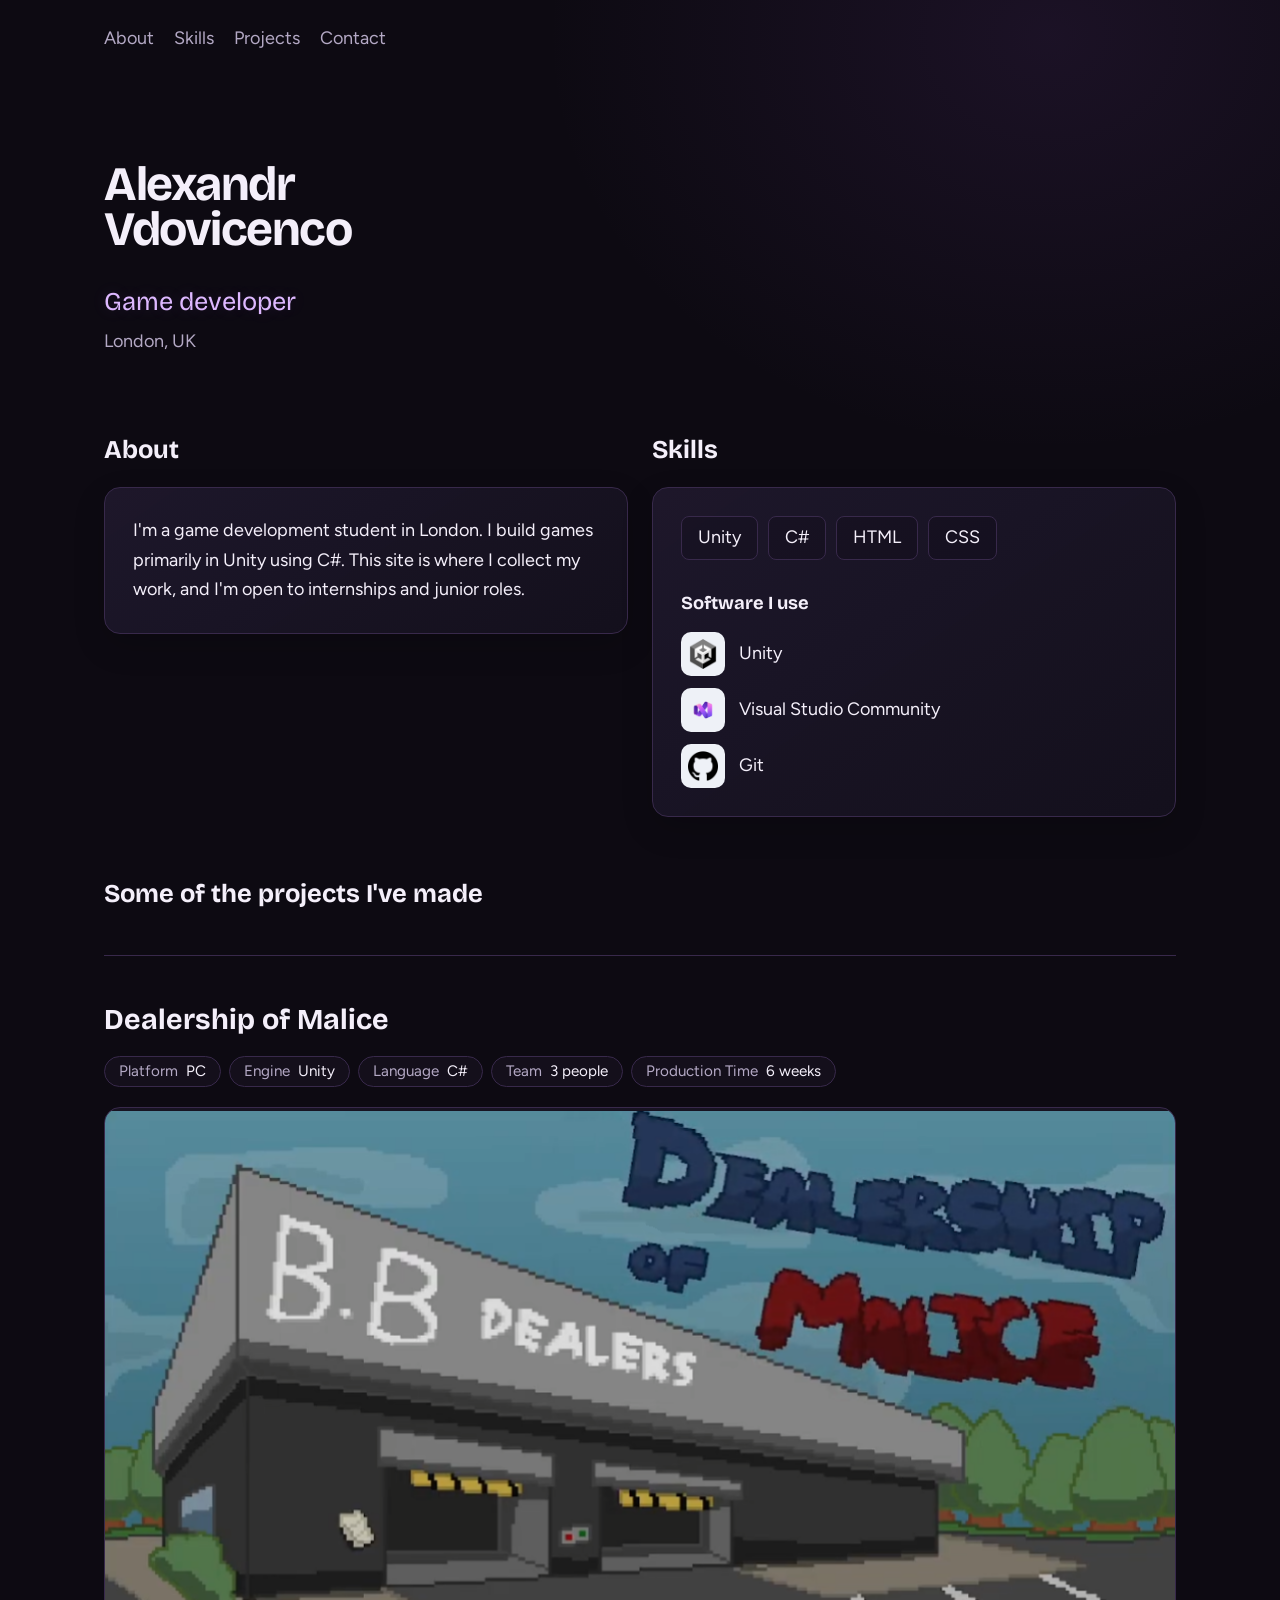
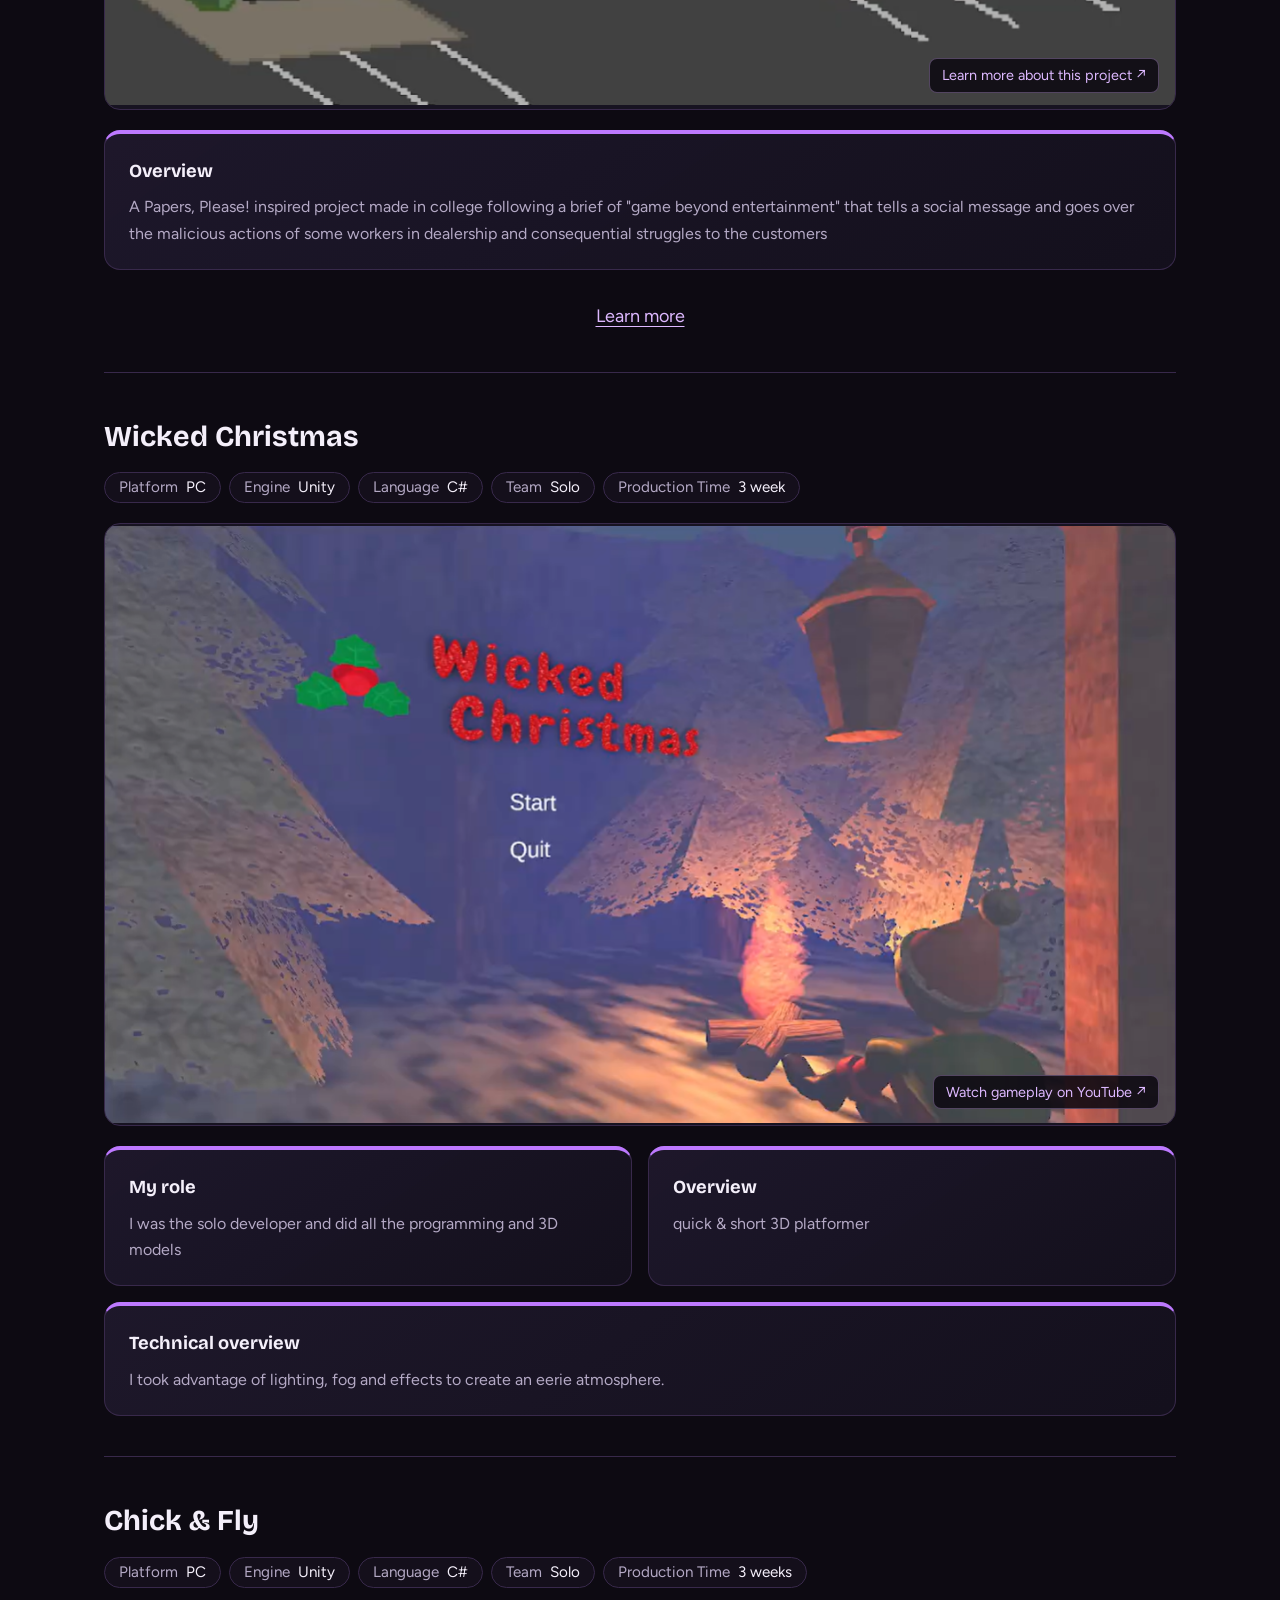
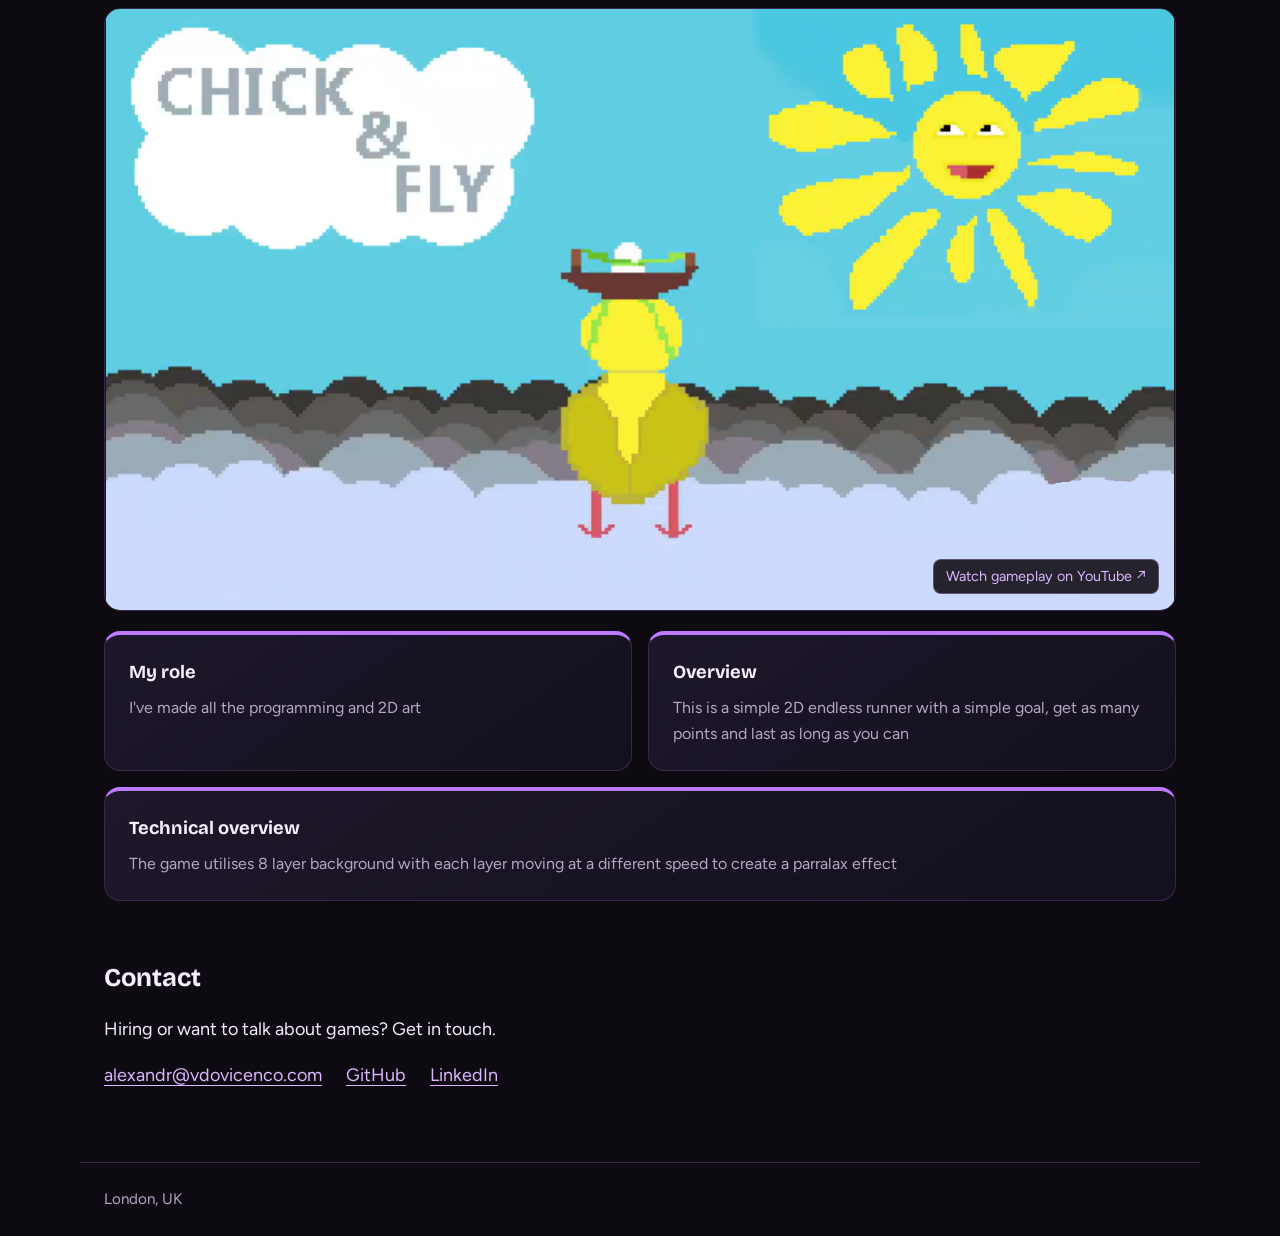
<file: index.html>
<!DOCTYPE html>
<html lang="en">
<head>
  
  <meta charset="utf-8">
  <meta name="viewport" content="width=device-width, initial-scale=1">
  <title>Alexandr Vdovicenco | Game Developer</title>
  <meta name="description" content="Portfolio of Alexandr Vdovicenco, a London-based game developer specialising in Unity and C#. View my latest indie game projects and programming work.">


  <!-- Favicon: favicon.png must sit next to this file -->
  <link rel="icon" href="favicon.png">

  <!-- Fonts -->
  <link rel="preconnect" href="https://fonts.googleapis.com">
  <link rel="preconnect" href="https://fonts.gstatic.com" crossorigin>
  <link href="https://fonts.googleapis.com/css2?family=Bricolage+Grotesque:wght@500;700&family=Figtree:wght@400;600&display=swap" rel="stylesheet">

  <!-- Styling -->
  <link rel="stylesheet" href="style.css">
</head>
<body>

  <header class="top">
    <!-- <a class="logo" href="#top">Alexandr Vdovicenco</a> -->
    <nav>
      <a href="#about">About</a>
      <a href="#skills">Skills</a>
      <a href="#projects">Projects</a>
      <a href="#contact">Contact</a>
    </nav>
  </header>

  <main id="top">

    <!-- Hero -->
    <section class="hero">
      <h1>Alexandr<br>Vdovicenco</h1>
      <p class="role">Game developer</p>
      <p class="place">London, UK</p>
    </section>

    <!-- About and Skills sit side by side on wide screens -->
    <div class="duo">

      <!-- About -->
      <section id="about">
        <h2>About</h2>
        <div class="card">
          <p>
            I'm a game development student in London. I build games primarily in Unity
            using C#. This site is where I collect my work,
            and I'm open to internships and junior roles.
          </p>
        </div>
      </section>

      <!-- Skills: to add one, copy a whole <li> line -->
      <section id="skills">
        <h2>Skills</h2>
        <div class="card">
          <ul class="skills">
            <li>Unity</li>
            <li>C#</li>
            <li>HTML</li>
            <li>CSS</li>
          </ul>

          <!-- Software: logo files must sit next to this file. To add one, copy a whole <li> line. -->
          <h3>Software I use</h3>
          <ul class="software">
            <li><span class="logo-tile"><img src="UnityLogo.png" alt=""></span> Unity</li>
            <li><span class="logo-tile"><img src="VisualStudioCommunityLogo.png" alt=""></span> Visual Studio Community</li>
            <li><span class="logo-tile"><img src="GitHubLogo.png" alt=""></span> Git</li>
          </ul>
        </div>
      </section>

    </div>

    <!-- Projects: each <article> is one project. Copy a whole article to add another. -->
    <section id="projects">
      <h2>Some of the projects I've made</h2>

      <!-- Project 1 -->
      <article class="project">
          <h3>Dealership of Malice</h3>

          <!-- Tags: change the words, or copy an <li> line to add more (for example Engine raylib, Language C++) -->
          <ul class="meta">
              <li><span>Platform</span> PC</li>
              <li><span>Engine</span> Unity</li>
              <li><span>Language</span> C#</li>
              <li><span>Team</span> 3 people</li>
              <li><span>Production Time</span> 6 weeks</li>
          </ul>

          <!-- Thumbnail image: keep the image file next to index.html.
         Replace the YouTube video ID below with the ID from your own video URL. -->
          <div class="video">
              <a class="video-link" href="project1.html"
                 target="_blank" rel="noopener noreferrer"
                 aria-label="Watch Dealership of Malice gameplay on YouTube">
                  <img src="DealershipOfMaliceBG.png" alt="Gameplay screenshot from Dealership of Malice">
                  <span class="video-link-label">Learn more about this project ↗</span>
              </a>
          </div>

          
              <div class="box">
                  <h4>Overview</h4>
                  <p>A Papers, Please! inspired project made in college following a brief of "game beyond entertainment" that tells a social message and goes over the malicious actions of some workers in dealership and consequential struggles to the customers  </p>
              </div>
              <!--
        <div class="box box--technical">
          <h4>Technical overview</h4>
          <p>This is a 2D game made using Unity canvas system</p>
        </div>
              -->
          <center>
              <div style="margin-top:32px;">
                  <a href="project1.html" class="button">Learn more</a>
              </div>
          </center>

      </article>

      <!-- Project 2 -->
      <article class="project">
        <h3>Wicked Christmas</h3>
        <ul class="meta">
            <li><span>Platform</span> PC</li>
            <li><span>Engine</span> Unity</li>
            <li><span>Language</span> C#</li>
            <li><span>Team</span> Solo</li>
            <li><span>Production Time</span> 3 week</li>
        </ul>
        <div class="video">
          <a class="video-link" href="https://www.youtube.com"
             target="_blank" rel="noopener noreferrer"
             aria-label="Watch Wicked Christmas gameplay on YouTube">
            <img src="WickedChristmasBG.png" alt="Gameplay screenshot from Wicked Christmas">
            <span class="video-link-label">Watch gameplay on YouTube ↗</span>
          </a>
        </div>
        <div class="info">
          <div class="box">
            <h4>My role</h4>
            <p>I was the solo developer and did all the programming and 3D models</p>
          </div>
          <div class="box">
            <h4>Overview</h4>
            <p> quick & short 3D platformer </p>
          </div>
          <div class="box box--technical">
            <h4>Technical overview</h4>
            <p>I took advantage of lighting, fog and effects to create an eerie atmosphere.</p>
          </div>
        </div>
      </article>

      <!-- Project 3 -->
      <article class="project">
        <h3>Chick & Fly</h3>
        <ul class="meta">
            <li><span>Platform</span> PC</li>
            <li><span>Engine</span> Unity</li>
            <li><span>Language</span> C#</li>
            <li><span>Team</span> Solo</li>
            <li><span>Production Time</span> 3 weeks</li>
        </ul>
        <div class="video">
          <a class="video-link" href="https://www.youtube.com"
             target="_blank" rel="noopener noreferrer"
             aria-label="Watch Chick &amp; Fly gameplay on YouTube">
            <img src="ChickFlyBG.png" alt="Gameplay screenshot from Chick &amp; Fly">
            <span class="video-link-label">Watch gameplay on YouTube ↗</span>
          </a>
        </div>
        <div class="info">
          <div class="box">
            <h4>My role</h4>
            <p>I've made all the programming and 2D art</p>
          </div>
          <div class="box">
            <h4>Overview</h4>
            <p>This is a simple 2D endless runner with a simple goal, get as many points and last as long as you can</p>
          </div>
          <div class="box box--technical">
            <h4>Technical overview</h4>
            <p>The game utilises 8 layer background with each layer moving at a different speed to create a parralax effect</p>
          </div>
        </div>
      </article>

    </section>

    <!-- Contact -->
    <section id="contact">
      <h2>Contact</h2>
      <p>Hiring or want to talk about games? Get in touch.</p>
      <ul class="links">
        <li><a href="mailto:alexandr@vdovicenco.com">alexandr@vdovicenco.com</a></li>
        <li><a href="https://github.com/ArmedAlexandr">GitHub</a></li>
        <li><a href="https://www.linkedin.com/in/alexandr-vdovicenco-900b4638b/">LinkedIn</a></li>
      </ul>
    </section>
  </main>

  <footer>
    <p>London, UK</p>
  </footer>

</body>
</html>
</file>
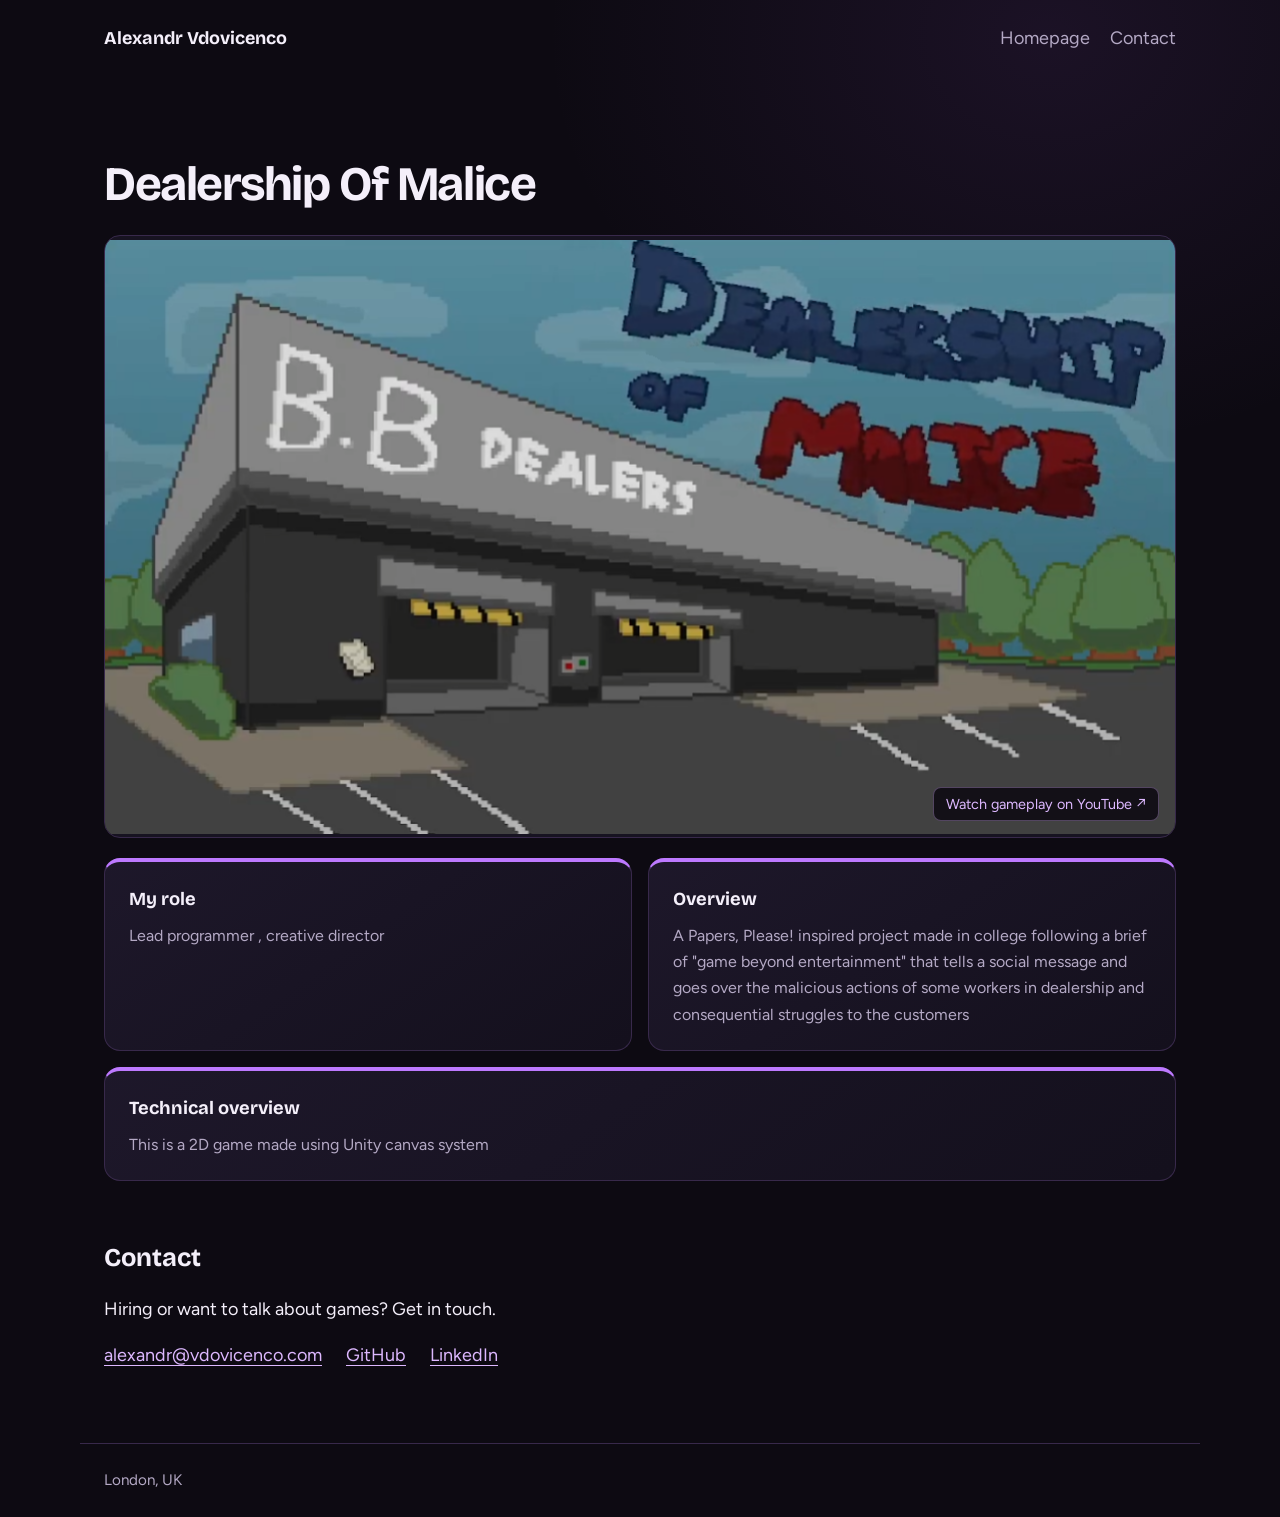
<file: project1.html>
<!DOCTYPE html>
<html lang="en">
<head>
    <meta charset="utf-8">
    <meta name="viewport" content="width=device-width, initial-scale=1">
    <title>Project Of Alexandr Vdovicenco | Game Developer</title>
    <meta name="description" content="Portfolio of Alexandr Vdovicenco, a London-based game developer specialising in Unity and C#. View my latest indie game projects and programming work.">
    
    <link rel="icon" href="favicon.png">

    <link rel="preconnect" href="https://fonts.googleapis.com">
    <link rel="preconnect" href="https://fonts.gstatic.com" crossorigin>
    <link href="https://fonts.googleapis.com/css2?family=Bricolage+Grotesque:wght@500;700&family=Figtree:wght@400;600&display=swap" rel="stylesheet">

    <link rel="stylesheet" href="style.css">
</head>

    <body>
          <header class="top">
          <a class="logo" href="#top">Alexandr Vdovicenco</a>
          <nav>
            <a href="index.html">Homepage</a>
            <a href="#contact">Contact</a>
          </nav>
        </header>

        
        <main>
            <section class="hero">
                <h1>Dealership Of Malice</h1>
            </section>
                <div class="video">
                  <a class="video-link" href="https://www.youtube.com"
                     target="_blank" rel="noopener noreferrer"
                     aria-label="Watch Dealership of Malice gameplay on YouTube">
                    <img src="DealershipOfMaliceBG.png" alt="Gameplay screenshot from Dealership of Malice">
                    <span class="video-link-label">Watch gameplay on YouTube ↗</span>
                  </a>
                </div>
                <div class="info">
                  <div class="box">
                    <h4>My role</h4>
                    <p>Lead programmer , creative director</p>
                  </div>
                  <div class="box">
                    <h4>Overview</h4>
                    <p>A Papers, Please! inspired project made in college following a brief of "game beyond entertainment" that tells a social message and goes over the malicious actions of some workers in dealership and consequential struggles to the customers  </p>
                  </div>
                  <div class="box box--technical"> 
                    <h4>Technical overview</h4>
                    <p>This is a 2D game made using Unity canvas system</p>
                  </div>
                </div>
                <section id="contact">
              <h2>Contact</h2>
              <p>Hiring or want to talk about games? Get in touch.</p>
              <ul class="links">
                <li><a href="mailto:alexandr@vdovicenco.com">alexandr@vdovicenco.com</a></li>
                <li><a href="https://github.com/ArmedAlexandr">GitHub</a></li>
                <li><a href="https://www.linkedin.com/in/alexandr-vdovicenco-900b4638b/">LinkedIn</a></li>
              </ul>
            </section>
        </main>
        <footer>
            <p>London, UK</p>
        </footer>
    </body>

</html>
</file>
<file: style.css>
:root {
  --bg: #0d0a12;
  --surface: #171321;
  --line: #38294b;
  --text: #f4effa;
  --muted: #b4a9c5;
  --accent: #bd79ff;
  --accent-bright: #ddb8ff;
  --accent-glow: rgba(189, 121, 255, 0.32);

  --logo-bg: #eef1f7;

  --page: 1120px;

  --font-heading: "Bricolage Grotesque", system-ui, sans-serif;
  --font-body: "Figtree", system-ui, sans-serif;
}

/* Basics */
* { box-sizing: border-box; }

html { scroll-behavior: smooth; }

body {
  margin: 0;
  background:
    radial-gradient(ellipse at 82% 4%, rgba(132, 73, 180, 0.12), transparent 34%),
    var(--bg);
  background-attachment: fixed;
  color: var(--text);
  font-family: var(--font-body);
  font-size: 1.125rem;
  line-height: 1.65;
}

a {
  color: var(--accent-bright);
  text-decoration-thickness: 1px;
  text-underline-offset: 4px;
  transition: color 180ms ease, text-shadow 180ms ease, background-color 180ms ease;
}

a:hover {
  color: var(--accent-bright);
  text-shadow: 0 0 9px var(--accent-glow), 0 0 18px rgba(189, 121, 255, 0.18);
}

a:focus-visible {
  outline: 3px solid var(--accent-bright);
  outline-offset: 3px;
  border-radius: 4px;
}

/* Top bar */
.top {
  display: flex;
  flex-wrap: wrap;
  justify-content: space-between;
  align-items: center;
  gap: 12px 24px;
  max-width: var(--page);
  margin: 0 auto;
  padding: 24px 24px 0;
}

.logo {
  font-family: var(--font-heading);
  font-weight: 700;
  color: var(--text);
  text-decoration: none;
}

.top nav { display: flex; flex-wrap: wrap; gap: 12px 20px; }

.top nav a {
  position: relative;
  color: var(--muted);
  text-decoration: none;
  transition: color 180ms ease, text-shadow 180ms ease;
}

.top nav a::after {
  content: "";
  position: absolute;
  left: 0;
  right: 0;
  bottom: -5px;
  height: 2px;
  background: var(--accent);
  box-shadow: 0 0 8px var(--accent-glow);
  transform: scaleX(0);
  transform-origin: left;
  transition: transform 180ms ease;
}

.top nav a:hover { color: var(--accent-bright); }
.top nav a:hover::after { transform: scaleX(1); }

/* Page layout */
main {
  max-width: var(--page);
  margin: 0 auto;
  padding: 0 24px;
}

section { padding: 56px 0 0; }

p {
    max-width: none !important; /* was max-width: 60ch; change back if breaking */
    margin: 0 0 1rem;
}

h2 {
  font-family: var(--font-heading);
  font-size: 1.6rem;
  margin: 0 0 16px;
}

/* Boxes with rounded corners */
.card {
  background: linear-gradient(145deg, rgba(30, 24, 43, 0.96), rgba(20, 16, 29, 0.98));
  border: 1px solid var(--line);
  border-radius: 16px;
  padding: 28px;
  box-shadow: 0 12px 32px rgba(0, 0, 0, 0.16);
  transition: border-color 180ms ease, box-shadow 180ms ease, transform 180ms ease;
}

.card:hover {
  border-color: rgba(189, 121, 255, 0.58);
  box-shadow: 0 14px 36px rgba(0, 0, 0, 0.22), 0 0 20px rgba(139, 76, 190, 0.09);
  transform: translateY(-2px);
}

.card p:last-child { margin-bottom: 0; }

.card h3 {
  font-family: var(--font-heading);
  font-size: 1.15rem;
  margin: 28px 0 14px;
}

/* About and Skills: two columns on wide screens, stacked on phones */
.duo {
  display: grid;
  grid-template-columns: 1fr;
  column-gap: 24px;
}

@media (min-width: 860px) {
  .duo { grid-template-columns: 1fr 1fr; }
}

/* Hero */
.hero { padding-top: 12vh; }

.hero h1 {
  font-family: var(--font-heading);
  font-weight: 700;
  font-size: clamp(1.5rem, 5.5vw, 3rem); /* original to use if looks wrong clamp(3rem, 11vw, 6.5rem);*/
  line-height: 0.95;
  letter-spacing: -0.03em;
  margin: 0 0 28px;
}

.role {
  font-family: var(--font-heading);
  font-size: 1.6rem;
  color: var(--accent-bright);
  margin-bottom: 4px;
  text-shadow: 0 0 16px rgba(189, 121, 255, 0.16);
}

.place { color: var(--muted); }

/* Skills */
.skills {
  list-style: none;
  padding: 0;
  margin: 0;
  display: flex;
  flex-wrap: wrap;
  gap: 10px;
}

.skills li {
  border: 1px solid var(--line);
  border-radius: 8px;
  padding: 6px 16px;
  background: rgba(13, 10, 18, 0.28);
  transition: color 180ms ease, border-color 180ms ease, background-color 180ms ease, box-shadow 180ms ease;
}

.skills li:hover {
  color: var(--accent-bright);
  border-color: var(--accent);
  background: rgba(189, 121, 255, 0.09);
  box-shadow: 0 0 13px rgba(189, 121, 255, 0.12);
}

/* Software with logos */
.software {
  list-style: none;
  padding: 0;
  margin: 0;
  display: flex;
  flex-direction: column;
  gap: 12px;
}

.software li {
  display: flex;
  align-items: center;
  gap: 14px;
}

.logo-tile {
  display: flex;
  align-items: center;
  justify-content: center;
  width: 44px;
  height: 44px;
  padding: 7px;
  background: var(--logo-bg);
  border-radius: 10px;
  flex-shrink: 0;
}

.logo-tile img {
  max-width: 100%;
  max-height: 100%;
  object-fit: contain;
}

/* Projects */
.project {
  margin-top: 40px;
  padding-top: 40px;
  border-top: 1px solid var(--line);
}

.project h3 {
  font-family: var(--font-heading);
  font-size: 1.8rem;
  margin: 0 0 12px;
}

/* Tags such as Engine: Unity */
.meta {
  list-style: none;
  padding: 0;
  margin: 0 0 20px;
  display: flex;
  flex-wrap: wrap;
  gap: 8px;
}

.meta li {
  border: 1px solid var(--line);
  border-radius: 999px;
  padding: 2px 14px;
  font-size: 0.95rem;
  background: rgba(23, 19, 33, 0.65);
  transition: color 180ms ease, border-color 180ms ease, box-shadow 180ms ease;
}

.meta li:hover {
  color: var(--accent-bright);
  border-color: var(--accent);
  box-shadow: 0 0 12px rgba(189, 121, 255, 0.10);
}

.meta span { color: var(--muted); margin-right: 4px; }

/* Video: keeps a 16:9 shape on every screen size */
.video {
  aspect-ratio: 16 / 9;
  background: var(--surface);
  border: 1px solid var(--line);
  border-radius: 16px;
  overflow: hidden;
  margin-bottom: 20px;
  transition: border-color 180ms ease, box-shadow 180ms ease;
}

/* The link and image fill the 16:9 video area. "contain" shows the whole image. */
.video-link {
  position: relative;
  display: block;
  width: 100%;
  height: 100%;
}

.video-link img {
  display: block;
  width: 100%;
  height: 100%;
  object-fit: contain;
  transition: transform 280ms ease, filter 280ms ease;
}

.video-link:hover img {
  transform: scale(1.015);
  filter: brightness(0.84);
}

.video:focus-within {
  border-color: rgba(189, 121, 255, 0.65);
  box-shadow: 0 0 22px rgba(189, 121, 255, 0.12);
}

.video-link-label {
  position: absolute;
  right: 16px;
  bottom: 16px;
  padding: 7px 12px;
  border-radius: 8px;
  background: rgba(13, 10, 18, 0.88);
  border: 1px solid rgba(221, 184, 255, 0.32);
  color: var(--accent-bright);
  font-size: 0.9rem;
  line-height: 1.3;
  transition: color 180ms ease, background-color 180ms ease, border-color 180ms ease, box-shadow 180ms ease;
}

.video-link:hover .video-link-label {
  background: var(--accent);
  border-color: var(--accent-bright);
  color: #160d20;
  box-shadow: 0 0 16px var(--accent-glow);
}

.video-empty {
  height: 100%;
  display: flex;
  align-items: center;
  justify-content: center;
  color: var(--muted);
}

/* Project info: role and overview sit side by side; technical overview spans below */
.info {
  display: grid;
  grid-template-columns: 1fr;
  gap: 16px;
}

@media (min-width: 860px) {
  .info { grid-template-columns: 1fr 1fr; }
}

.box--technical {
  grid-column: 1 / -1;
}

.box {
  background: linear-gradient(145deg, rgba(30, 24, 43, 0.96), rgba(20, 16, 29, 0.98));
  border: 1px solid var(--line);
  border-top: 4px solid var(--accent);
  border-radius: 16px;
  padding: 22px 24px;
  transition: border-color 180ms ease, box-shadow 180ms ease, transform 180ms ease;
}

.box:hover {
  border-color: rgba(189, 121, 255, 0.58);
  border-top-color: var(--accent-bright);
  box-shadow: 0 10px 26px rgba(0, 0, 0, 0.18), 0 0 18px rgba(139, 76, 190, 0.08);
  transform: translateY(-2px);
}

.box h4 {
  font-family: var(--font-heading);
  font-size: 1.15rem;
  margin: 0 0 8px;
}

.box p {
  color: var(--muted);
  font-size: 1rem;
  margin: 0;
}

/* Contact */
.links {
  list-style: none;
  padding: 0;
  margin: 0;
  display: flex;
  flex-wrap: wrap;
  gap: 8px 24px;
}

/* Footer */
footer {
  max-width: var(--page);
  margin: 72px auto 0;
  padding: 24px;
  border-top: 1px solid var(--line);
  color: var(--muted);
  font-size: 0.95rem;
}

footer p { margin: 0; }

/* Less motion for people who prefer it */
@media (prefers-reduced-motion: reduce) {
  html { scroll-behavior: auto; }

  *, *::before, *::after {
    transition-duration: 0.01ms !important;
    animation-duration: 0.01ms !important;
    animation-iteration-count: 1 !important;
  }
}
</file>
